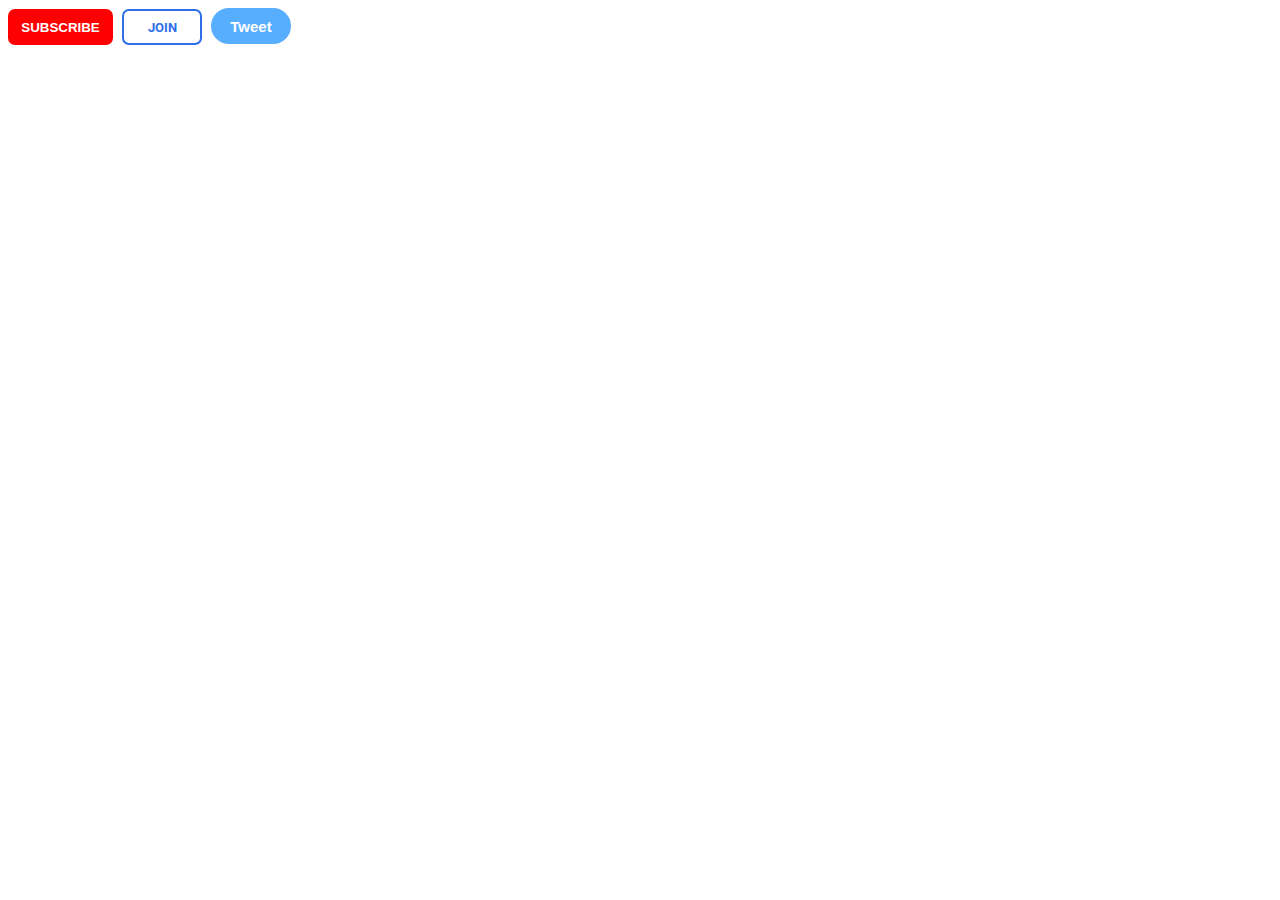
<file: index.html>
<!DOCTYPE html>
<html lang="en">
<head>
    <meta charset="UTF-8">
    <meta name="viewport" content="width=device-width, initial-scale=1.0">
    <title>Document</title>
    <link rel="preconnect" href="https://fonts.googleapis.com">
<link rel="preconnect" href="https://fonts.gstatic.com" crossorigin>
<link href="https://fonts.googleapis.com/css2?family=Roboto:ital,wght@0,100..900;1,100..900&display=swap" rel="stylesheet">
    <link rel="stylesheet" href="styles.css">
</head>
<body>
    <button class="subscribe">SUBSCRIBE</button>
    <button class="join">JOIN</button>
    <button class="tweet">Tweet</button>
</body>
</html>
</file>
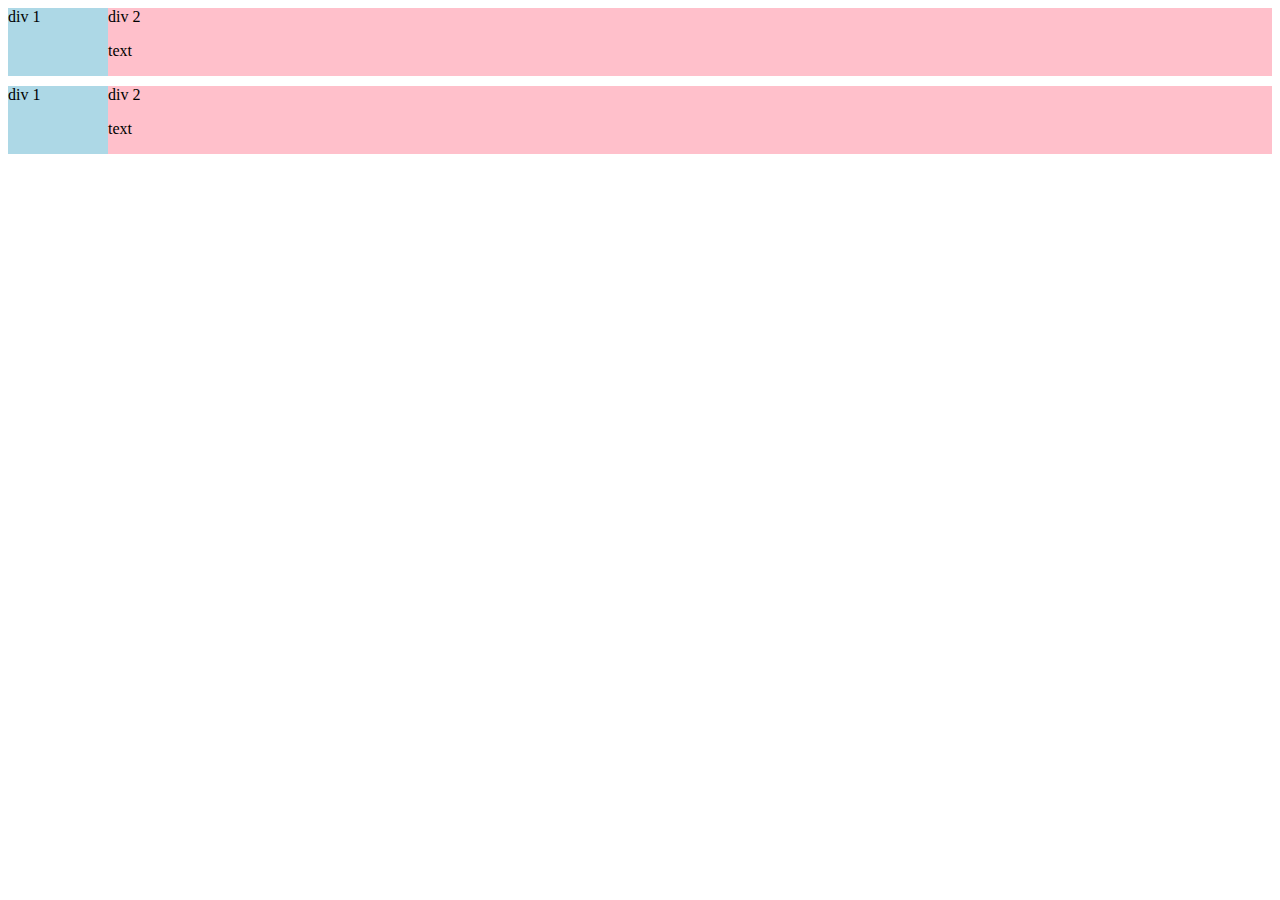
<file: gridpractice.html>
<!DOCTYPE html>
<html lang="en">
<head>
    <meta charset="UTF-8">
    <meta name="viewport" content="width=device-width, initial-scale=1.0">
    <title>Document</title>
    <link rel="stylesheet" href="gridpractice.css">
</head>
<body>
    <div class="main-div">
        <div class="div1">div 1</div>
        <div class="div2">div 2 <p>text</p></div>
    </div>

    <div class="main-div2">
        <div class="div1">div 1</div>
        <div class="div2">div 2 <p>text</p></div>
    </div>
</body>
</html>
</file>
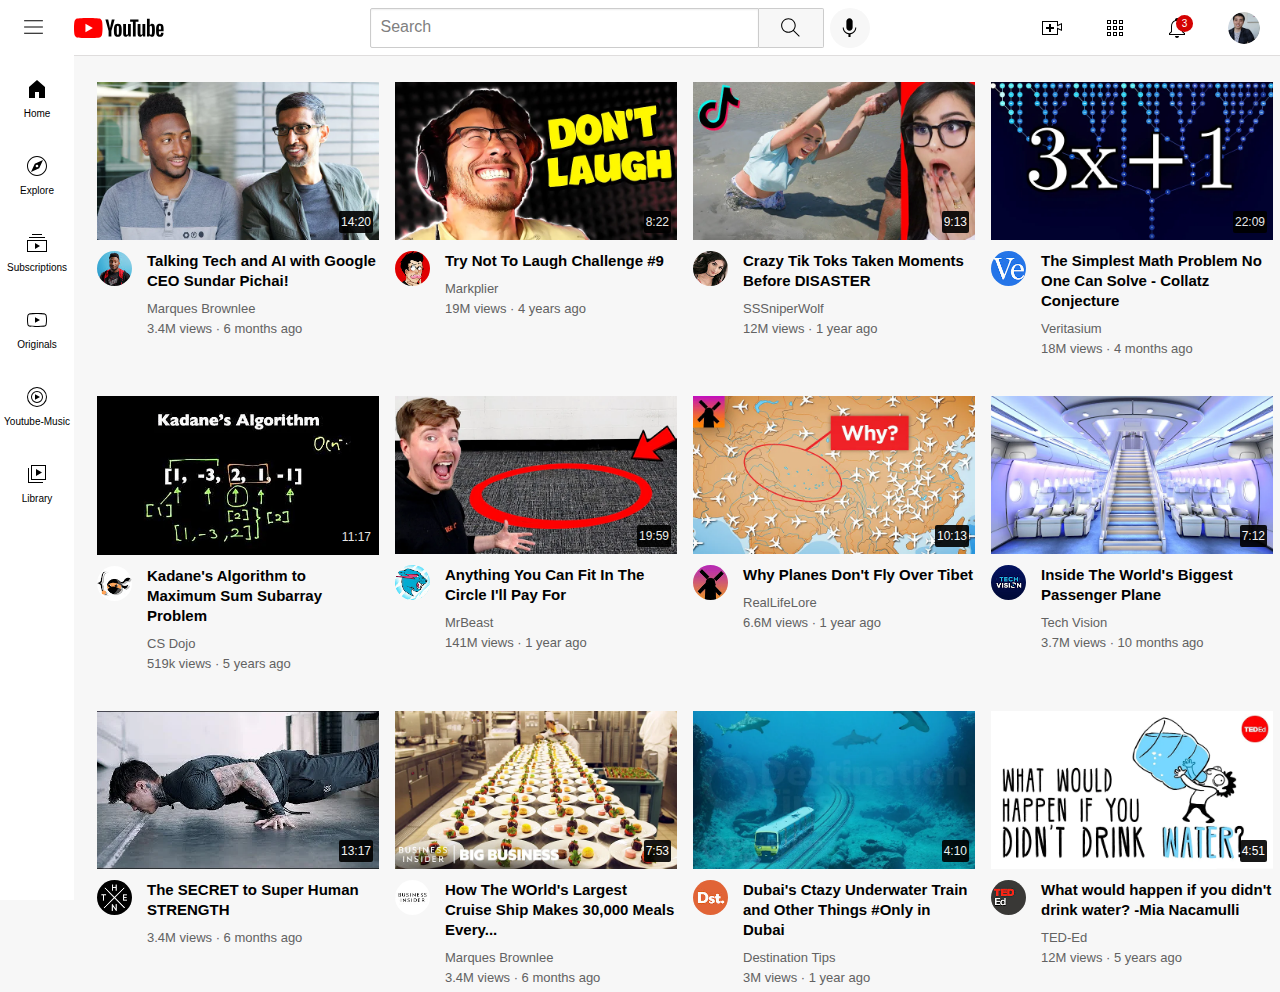
<file: Youtube.html>
<!DOCTYPE html>
<html lang="en">
<head>
    <meta charset="UTF-8">
    <meta name="viewport" content="width=device-width, initial-scale=1.0">
    <title>Youtube Clone</title>
    <link rel="preconnect" href="https://fonts.googleapis.com">
    <link rel="preconnect" href="https://fonts.gstatic.com" crossorigin>
    <link href="https://fonts.googleapis.com/css2?family=Roboto:ital,wght@0,100..900;1,100..900&display=swap" rel="stylesheet">
    
    <link rel="stylesheet" href="styles/Youtube.css">
    <link rel="stylesheet" href="styles/header.css">
    <link rel="stylesheet" href="styles/general.css">
    <link rel="stylesheet" href="styles/sidebar.css">
</head>
<body>
    <header class="top-bar">
        <div class="left-section">
            <img class="hamburger-menu" src="icon/hamburger-menu.svg">
            <img class="youtube-logo" src="icon/youtube-logo.svg">
        </div>
        <div class="middle-section"><input class="search-bar" type="text" placeholder="Search" class="search-bar">
            
            <button class="search-button">
                <img src="icon/search.svg" class="search-icon">
                <div class="tooltip">Search</div>
            </button>
            
            <button class="voice-search-button">
                <img src="icon/voice-search-icon.svg" class="voice-search-icon">
                <div class="tooltip">Search with your voice</div>
            </button>
        </div>
        <div class="right-section">
            <div class="create-tooltip">
            <img class="upload-icon" src="icon/upload.svg">
            <div class="tooltip">Create</div>
            </div>

            <div class="youtube-apps-tooltip">
            <img class="youtube-apps-icon" src="icon/youtube-apps.svg">
            <div class="tooltip">YouTube apps</div>
            </div>

            <div class="notification">
                <img class="notification-icon" src="icon/notifications.svg">
                <div class="notif">3</div>
                <div class="tooltip">Notifications</div>
            </div> 
            <img class="profile-pic" src="icon/my-channel.jpeg">
        </div>
    </header>

    <nav class="sidebar">
        <div class="sidebar-link">
            <img src="icon/home.svg">
            <div>Home</div>
        </div>
        <div class="sidebar-link">
            <img src="icon/explore.svg">
            <div>Explore</div>
        </div>
        <div class="sidebar-link">
            <img src="icon/subscriptions.svg">
            <div>Subscriptions</div>
        </div>
        <div class="sidebar-link">
            <img src="icon/originals.svg">
            <div>Originals</div>
        </div>
        <div class="sidebar-link">
            <img src="icon/youtube-music.svg">
            <div>Youtube-Music</div>
        </div>
        <div class="sidebar-link">
            <img src="icon/library.svg">
            <div>Library</div>
        </div>
    </nav>

    <main class="page-grid">
    <div class="video-card">
        <div class="video-thumbnail">
            <img src="thumbnail/thumbnail-1.webp" class="thumbnail">
            <div>14:20</div>
        </div>
        <div class="video-info">
            <div class="
            channel">
                <img src="channel/channel-1.jpeg" class="channel-img">
            </div>
            <div class="video-text">
                <p class="video-title">Talking Tech and AI with Google CEO Sundar Pichai!</p>
                <p class="creator-info">Marques Brownlee</p>
                <p class="video-stats">3.4M views &#183; 6 months ago</p>
            </div>
        </div>
    </div>
     
    <div class="video-card">
        <div class="video-thumbnail">
            <img src="thumbnail/thumbnail-2.webp" class="thumbnail">
            <div>8:22</div>
        </div>
        <div class="video-info">
            <div class="channel">
                <img src="channel/channel-2.jpeg" class="channel-img">
            </div>
            <div class="video-text">
                <p class="video-title">Try Not To Laugh Challenge #9</p>
                <p class="creator-info">Markplier</p>
                <p class="video-stats">19M views &#183; 4 years  ago</p>
            </div>
        </div>
    </div>

    <div class="video-card">
        <div class="video-thumbnail">
            <img src="thumbnail/thumbnail-3.webp" class="thumbnail">
            <div>9:13</div>
        </div>
        <div class="video-info">
            <div class="channel">
                <img src="channel/channel-3.jpeg" class="channel-img">
            </div>
            <div class="video-text">
                <p class="video-title">Crazy Tik Toks Taken Moments Before DISASTER</p>
                <p class="creator-info">SSSniperWolf</p>
                <p class="video-stats">12M views &#183; 1 year ago</p>
            </div>
        </div>
    </div>

    <div class="video-card">
        <div class="video-thumbnail">
            <img src="thumbnail/thumbnail-4.webp" class="thumbnail">
            <div>22:09</div>
        </div>
        <div class="video-info">
            <div class="channel">
                <img src="channel/channel-4.jpeg" class="channel-img">
            </div>
            <div class="video-text">
                <p class="video-title">The Simplest Math Problem No One Can Solve &#8209; Collatz Conjecture</p>
                <p class="creator-info">Veritasium</p>
                <p class="video-stats">18M views &#183; 4 months ago</p>
            </div>
        </div> 
    </div>

    <div class="video-card">
        <div class="video-thumbnail">
            <img src="thumbnail/thumbnail-5.webp" class="thumbnail">
            <div>11:17</div>
        </div>
        <div class="video-info">
            <div class="channel">
                <img src="channel/channel-5.jpeg" class="channel-img">
            </div>
            <div class="video-text">
                <p class="video-title">Kadane's Algorithm to Maximum Sum Subarray Problem</p>
                <p class="creator-info">CS Dojo</p>
                <p class="video-stats">519k views &#183; 5 years ago</p>
            </div>
        </div>
    </div>

    <div class="video-card">
        <div class="video-thumbnail">
            <img src="thumbnail/thumbnail-6.webp" class="thumbnail">
            <div>19:59</div>
        </div>
        <div class="video-info">
            <div class="channel">
                <img src="channel/channel-6.jpeg" class="channel-img">
            </div>
            <div class="video-text">
                <p class="video-title">Anything You Can Fit In The Circle I'll Pay For</p>
                <p class="creator-info">MrBeast</p>
                <p class="video-stats">141M views &#183; 1 year ago</p>
            </div>
        </div>
    </div>

    <div class="video-card">
        <div class="video-thumbnail">
            <img src="thumbnail/thumbnail-7.webp" class="thumbnail">
            <div>10:13</div>
        </div>
        <div class="video-info">
            <div class="
            channel">
                <img src="channel/channel-7.jpeg" class="channel-img">
            </div>
            <div class="video-text">
                <p class="video-title">Why Planes Don't Fly Over Tibet</p>
                <p class="creator-info">RealLifeLore</p>
                <p class="video-stats">6.6M views &#183; 1 year ago</p>
            </div>
        </div>
    </div>
     
    <div class="video-card">
        <div class="video-thumbnail">
            <img src="thumbnail/thumbnail-8.webp" class="thumbnail">
            <div>7:12</div>
        </div>
        <div class="video-info">
            <div class="
            channel">
                <img src="channel/channel-8.jpeg" class="channel-img">
            </div>
            <div class="video-text">
                <p class="video-title">Inside The World's Biggest Passenger Plane</p>
                <p class="creator-info">Tech Vision</p>
                <p class="video-stats">3.7M views &#183; 10 months ago</p>
            </div>
        </div>
    </div>
     
    <div class="video-card">
        <div class="video-thumbnail">
            <img src="thumbnail/thumbnail-9.webp" class="thumbnail">
            <div>13:17</div>
        </div>
        <div class="video-info">
            <div class="
            channel">
                <img src="channel/channel-9.jpeg" class="channel-img">
            </div>
            <div class="video-text">
                <p class="video-title">The SECRET to Super Human STRENGTH</p>
                <p class="creator-info"></p>
                <p class="video-stats">3.4M views &#183; 6 months ago</p>
            </div>
        </div>
    </div>
     
    <div class="video-card">
        <div class="video-thumbnail">
            <img src="thumbnail/thumbnail-10.webp" class="thumbnail">
            <div>7:53</div>
        </div>
        <div class="video-info">
            <div class="
            channel">
                <img src="channel/channel-10.jpeg" class="channel-img">
            </div>
            <div class="video-text">
                <p class="video-title">How The WOrld's Largest Cruise Ship Makes 30,000 Meals Every...</p>
                <p class="creator-info">Marques Brownlee</p>
                <p class="video-stats">3.4M views &#183; 6 months ago</p>
            </div>
        </div>
    </div>
     
    <div class="video-card">
        <div class="video-thumbnail">
            <img src="thumbnail/thumbnail-11.webp" class="thumbnail">
            <div>4:10</div>
        </div>
        <div class="video-info">
            <div class="
            channel">
                <img src="channel/channel-11.jpeg" class="channel-img">
            </div>
            <div class="video-text">
                <p class="video-title">Dubai's Ctazy Underwater Train and Other Things #Only in Dubai</p>
                <p class="creator-info">Destination Tips</p>
                <p class="video-stats">3M views &#183; 1 year ago</p>
            </div>
        </div>
    </div>
     
    <div class="video-card">
        <div class="video-thumbnail">
            <img src="thumbnail/thumbnail-12.webp" class="thumbnail">
            <div>4:51</div>
        </div>
        <div class="video-info">
            <div class="
            channel">
                <img src="channel/channel-12.jpeg" class="channel-img">
            </div>
            <div class="video-text">
                <p class="video-title">What would happen if you didn't drink water? -Mia Nacamulli</p>
                <p class="creator-info">TED-Ed</p>
                <p class="video-stats">12M views &#183; 5 years ago</p>
            </div>
        </div>
    </div>
     
    </main>
</body>
</html>
</file>
<file: styles.css>
.subscribe {
    width: 105px;
    height: 36px;
    background-color: red;
    color: white;
    border: none;
    border-radius: 7px;
    cursor: pointer;
    font-weight: bold;
    margin-right: 5px;
    transition: opacity 1s;
}

.join {
    width: 80px;
    height: 36px;
    background-color: white;
    border: 2px solid rgb(46, 111, 233);
    color: rgb(46, 111, 233);
    border-radius: 7px;
    cursor: pointer;
    font-weight: bold;
    font-family: roboto;
    margin-right: 5px;
    transition: background-color 1s, color 1s;
}

.tweet {
    width: 80px;
    height: 36px;
    background-color: rgb(87, 174, 255);
    color: white;
    border: none;
    border-radius: 20px;
    font-weight: bold;
    font-size: 15px;
    cursor: pointer;
    transition: box-shadow 1s;
}

.subscribe:hover {
    opacity: 0.4;
}

.join:hover {
    background-color: rgb(46, 111, 233);
    color: white;
}

.tweet:hover {
    box-shadow: 5px 5px 10px rgba(0, 0, 0, 0.15);
}
</file>
<file: gridpractice.css>
.main-div,
.main-div2 {
    display: grid;
    grid-template-columns: 100px 1fr;
}

.main-div2 {
    margin-top: 10px;
}

.div1 {
    background-color: lightblue;
}

.div2 {
    background-color: pink;
}

.div3 {
    background-color: lightblue;
}
</file>
<file: styles/Youtube.css>
.page-grid {
    display: grid;
    grid-template-columns: 1fr 1fr 1fr;
    column-gap: 16px;
    row-gap: 40px;
    padding: 7px;
}

@media (max-width: 750px) {
    .page-grid{
        grid-template-columns: 1fr 1fr;
    }
}

@media (min-width: 751px) and (max-width: 999px) {
    .page-grid {
        grid-template-columns: 1fr 1fr 1fr;
    }
}

@media (min-width: 1000px) {
    .page-grid{
        grid-template-columns: 1fr 1fr 1fr 1fr;
    }
}

.video-thumbnail {
    position: relative;
    width: 100%
}

.video-thumbnail div {
    position: absolute;
    background-color: black;
    opacity: 0.9;
    color: white;
    font-family: Arial;
    font-size: 12px;
    border-radius: 2px;
    padding: 4px 2px 4px 2px;
    bottom: 11px;
    right: 6px;
}

.thumbnail {
    width: 100%;
}

.video-info {
    display: grid;
    grid-template-columns: 50px 1fr;
    min-width: 100%;
}

.channel {
    width: 50px;
    vertical-align: top;
    margin-top: 7px;
}

.channel-img {
    width: 35px;
    border-radius: 100px;
}

.video-text {
    margin-left: 10px;
}

.video-title {
    font-size: 15px;
    font-weight: 700;
    line-height: 20px;
    margin-top: 7px;
    margin-bottom: 10px;
    margin-left: -10px;
}

.creator-info,
.video-stats {
    font-size: 13px;
    color: rgb(98, 98, 98);
    margin-left: -10px;
}

.creator-info {
    margin-bottom: 5px;
}
</file>
<file: styles/header.css>
.top-bar {
    display: flex;
    background-color: white;
    height: 55px;
    flex-direction: row;
    justify-content: space-between;
    position: fixed;
    top: 0;
    left: 0;
    right: 0;
    border-bottom: 1px solid rgb(223, 221, 221);
    z-index: 100;
}

.left-section {
    display: flex;
    align-items: center;
}

.middle-section {
    display: flex;
    flex: 1;
    max-width: 500px;
    margin-left: 70px;
    margin-right: 35px;
    align-items: center;
}

.right-section {
    display: flex;
    width: 220px;  
    align-items: center;
    justify-content: space-between;
    margin-right: 20px;
    flex-shrink: 0; 
} 

.hamburger-menu{
    height: 25px;
    margin-right: 28px;
    margin-left: 21px;
    cursor: pointer;
}

.youtube-logo {
    height: 20px;
    cursor: pointer;
}

.search-bar {
    display: flex;
    flex: 1;
    height: 36px;
    width: 0;
    min-width: 70px;
    border: 1px solid rgb(204, 204, 204);
    border-top-left-radius: 2px;
    border-bottom-left-radius: 2px;
    box-shadow: inset 0px 1px 2px rgb(238, 238, 238);
    padding-left: 10px;
    outline: none;
    transition: border 0.25s;
}

.search-button {
    height: 40px;
    width: 65px;
    border: 1px solid rgb(204, 204, 204);
    border-left: none;
    margin-left: 0px;
    background-color: rgb(247, 247, 247);
    border-top-right-radius: 2px;
    border-bottom-right-radius: 2px;
    cursor: pointer;
}

.search-button,
.voice-search-button,
.create-tooltip,
.youtube-apps-tooltip,
.notification {
    position: relative;
    display: flex;
    justify-content: center;
    align-items: center;
    white-space: nowrap;
}

.tooltip {
    position: absolute;
    bottom: -40px;
    background-color: grey;
    color: white;
    padding: 6px;
    font-size: 12px;
    border-radius: 2px;
    opacity: 0;
    pointer-events: none;
    transition: opacity 0.25s;
}

.search-button:hover .tooltip,
.voice-search-button:hover .tooltip,
.create-tooltip:hover .tooltip,
.youtube-apps-tooltip:hover .tooltip,
.notification:hover .tooltip {
    opacity: 1;
}

.search-icon {
    height: 25px;
}

.voice-search-button{
    height: 40px;
    width: 40px;
    border-radius: 20px;
    border: none;
    background-color: rgb(247, 247, 247);
    margin-left: 6px;
    cursor: pointer;
}

.voice-search-icon {
    height: 25px;
}

.search-bar::placeholder {
    color: grey;
    font-family: Arial, Helvetica, sans-serif;
    font-size: 16px;
}

.search-bar:focus {
    border-color: blue;
}

.upload-icon {
    display: flex;
    height: 24px;
    cursor: pointer;
}

.youtube-apps-icon {
    display: flex;
    height: 24px;
    cursor: pointer;
}

.notification-icon {
    display: flex;
    height: 24px;
    cursor: pointer;
}

.profile-pic {
    display: flex;
    height: 32px;
    border-radius: 16px;
    cursor: pointer;
}

.notification {
    position: relative;
}

.notification .notif {
    font-family: Arial;
    position: absolute;
    background-color: rgb(212, 2, 2);
    font-size: 10px;
    color: white;
    top: -1px;
    right: -4px;
    padding: 3px 6px 3px 6px;
    border-radius: 100%;
}
</file>
<file: styles/general.css>
p {
    font-family: Arial;
    margin-top: 0px;
    margin-bottom: 0px;
}

body {
    font-family: Arial;
    margin: 0px;
    padding-top: 75px;
    padding-left: 90px;
    background-color: rgb(247, 247, 247);
}
</file>
<file: styles/sidebar.css>
.sidebar {
    background-color: white;
    position: fixed;
    left: 0;
    top: 55px;
    bottom: 0;
    width: 74px;
    z-index: 200;
    padding-top: 5px;
}

.sidebar-link {
    display: flex;
    background-color: white;
    height: 75px;
    margin-bottom: 2px;
    cursor: pointer;
    align-items: center;
    justify-content: center;
    flex-direction: column;
}

.sidebar-link:hover {
    background-color: rgb(238, 234, 234)
}

.sidebar-link img {
    height: 24px;
}

.sidebar-link div {
    font-size: 10px;
    font-family: Arial;
    margin-top: 7px;
}
</file>
